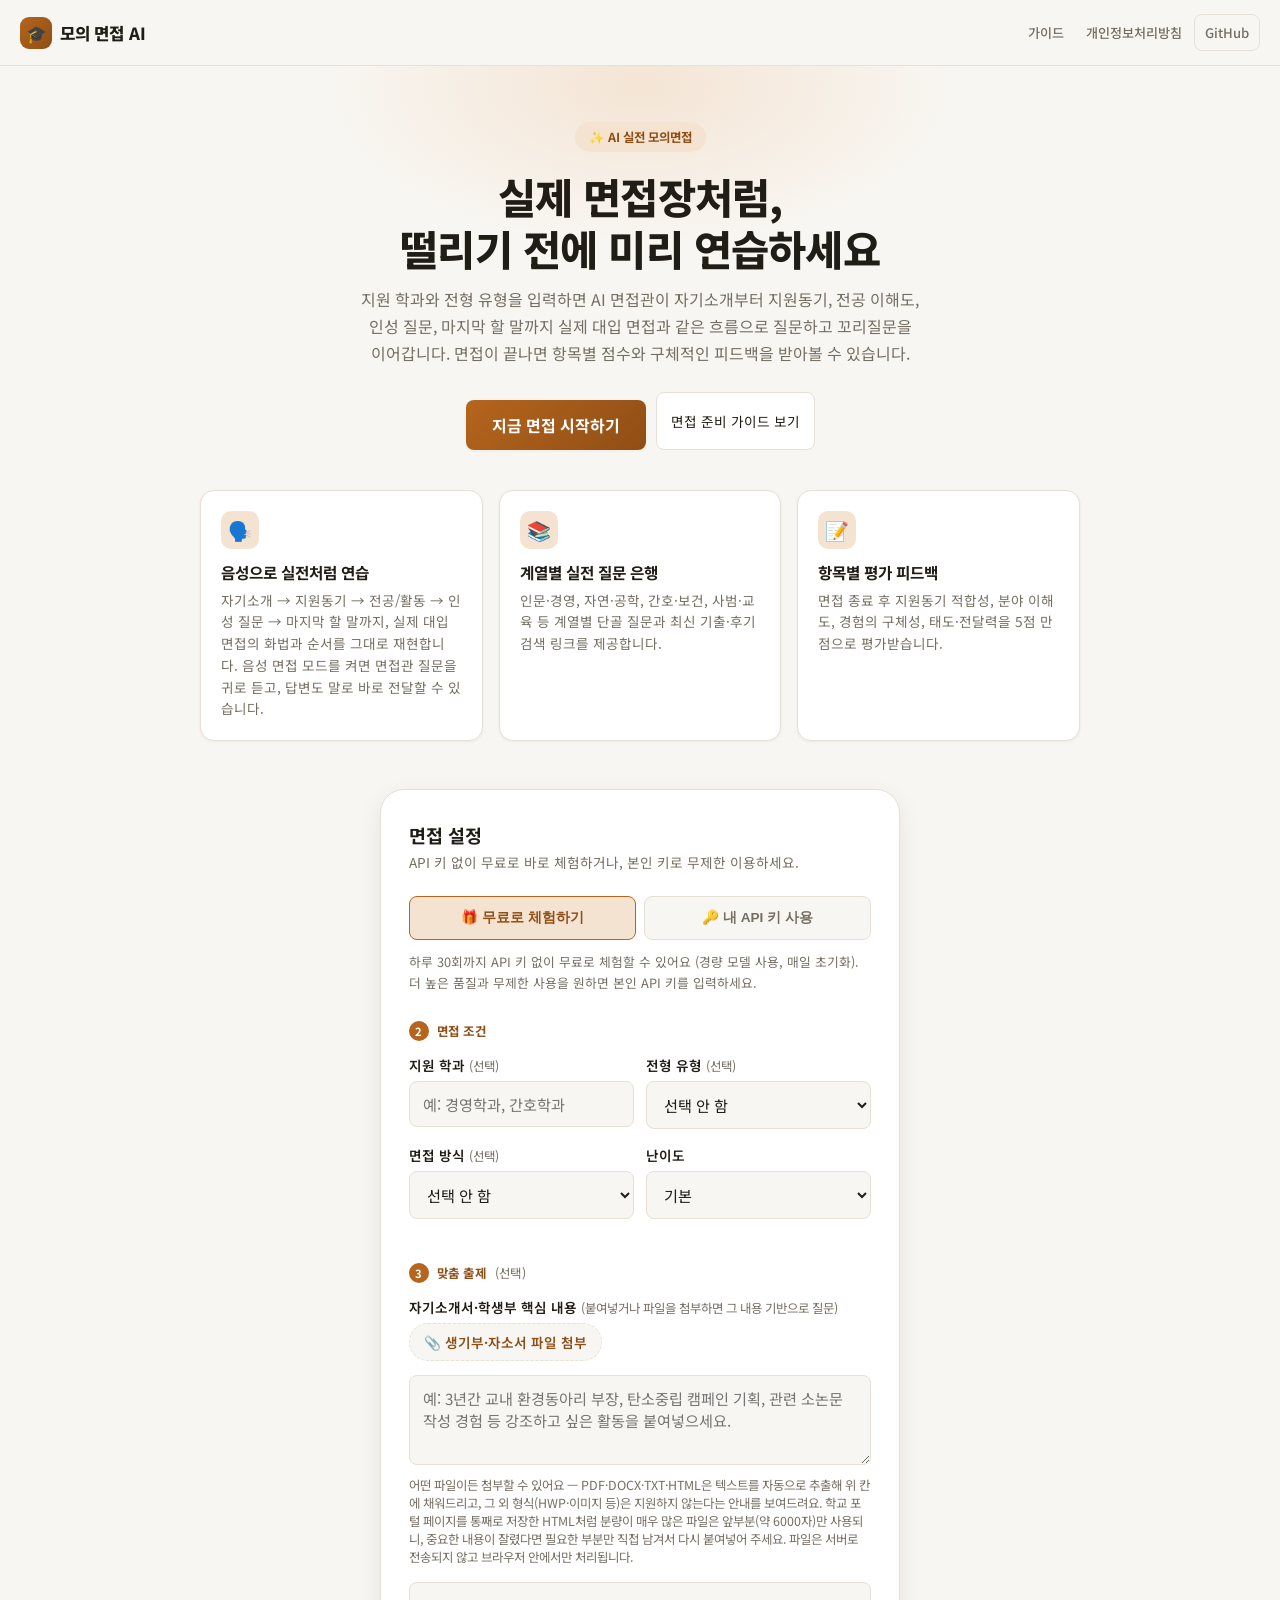
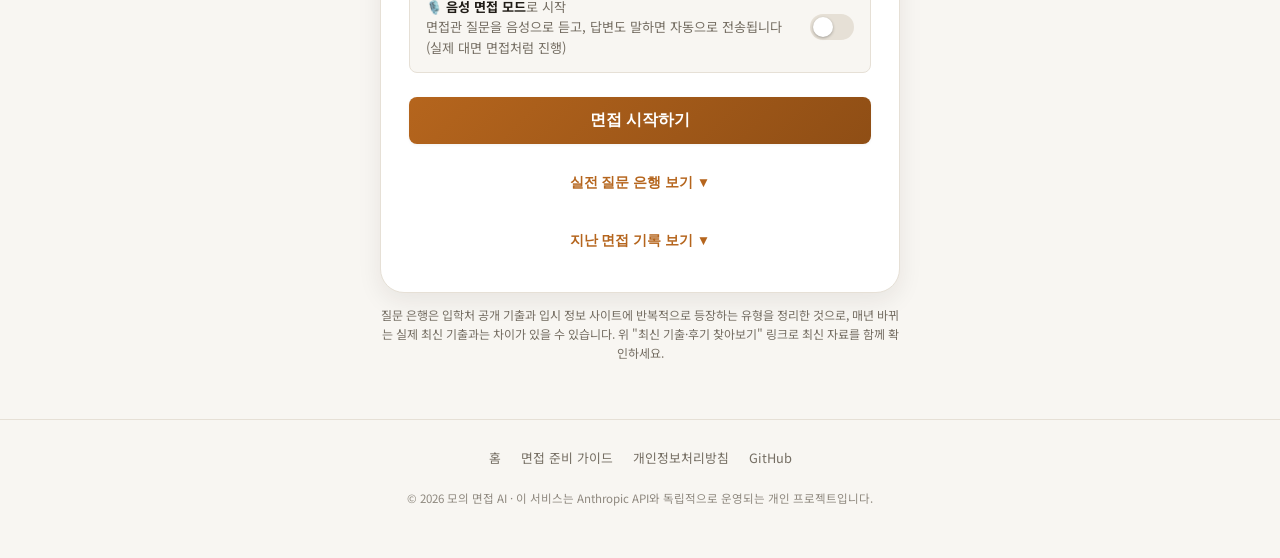
<file: index.html>
<!doctype html>
<html lang="ko">
<head>
  <meta charset="UTF-8" />
  <meta name="viewport" content="width=device-width, initial-scale=1.0" />
  <title>모의 면접 AI | 대학 입시 실전 면접 연습</title>
  <meta name="description" content="모의 면접 AI — 지원 학과와 전형에 맞춰 AI 면접관과 실전처럼 대학 입시 모의면접을 연습하고, 계열별 질문 은행과 항목별 평가 피드백을 받아보세요." />
  <meta name="keywords" content="모의 면접 AI, 대입면접, 대학입시, 모의면접, 학생부종합전형, 면접 기출문제, AI 면접 연습" />
  <link rel="canonical" href="https://kimyunsu1001-tech.github.io/univ-mock-interview/" />
  <link rel="icon" href="data:image/svg+xml,%3Csvg xmlns='http://www.w3.org/2000/svg' viewBox='0 0 100 100'%3E%3Ctext y='.9em' font-size='90'%3E%F0%9F%8E%93%3C/text%3E%3C/svg%3E" />
  <link rel="stylesheet" href="style.css" />
  <script async src="https://pagead2.googlesyndication.com/pagead/js/adsbygoogle.js?client=ca-pub-5684853152809871"
     crossorigin="anonymous"></script>
</head>
<body>
  <div id="app">

    <header class="top-nav" id="top-nav">
      <a href="index.html" class="brand"><span class="brand-mark">🎓</span>모의 면접 AI</a>
      <nav>
        <a href="guide.html">가이드</a>
        <a href="privacy.html">개인정보처리방침</a>
        <a href="https://github.com/kimyunsu1001-tech/univ-mock-interview" target="_blank" rel="noopener" class="external">GitHub</a>
      </nav>
    </header>

    <section class="hero" id="hero-section">
      <span class="hero-eyebrow">✨ AI 실전 모의면접</span>
      <h1>실제 면접장처럼,<br />떨리기 전에 미리 연습하세요</h1>
      <p class="lead">
        지원 학과와 전형 유형을 입력하면 AI 면접관이 자기소개부터 지원동기,
        전공 이해도, 인성 질문, 마지막 할 말까지 실제 대입 면접과 같은 흐름으로
        질문하고 꼬리질문을 이어갑니다. 면접이 끝나면 항목별 점수와 구체적인
        피드백을 받아볼 수 있습니다.
      </p>
      <div class="hero-cta">
        <a href="#setup-card" class="primary-btn" style="width:auto; padding:13px 26px;">지금 면접 시작하기</a>
        <a href="guide.html" class="ghost-btn" style="display:inline-flex; align-items:center;">면접 준비 가이드 보기</a>
      </div>
    </section>

    <div class="features" id="features-section">
      <div class="feature-card">
        <div class="icon">🗣️</div>
        <h3>음성으로 실전처럼 연습</h3>
        <p>자기소개 → 지원동기 → 전공/활동 → 인성 질문 → 마지막 할 말까지, 실제 대입 면접의 화법과 순서를 그대로 재현합니다. 음성 면접 모드를 켜면 면접관 질문을 귀로 듣고, 답변도 말로 바로 전달할 수 있습니다.</p>
      </div>
      <div class="feature-card">
        <div class="icon">📚</div>
        <h3>계열별 실전 질문 은행</h3>
        <p>인문·경영, 자연·공학, 간호·보건, 사범·교육 등 계열별 단골 질문과 최신 기출·후기 검색 링크를 제공합니다.</p>
      </div>
      <div class="feature-card">
        <div class="icon">📝</div>
        <h3>항목별 평가 피드백</h3>
        <p>면접 종료 후 지원동기 적합성, 분야 이해도, 경험의 구체성, 태도·전달력을 5점 만점으로 평가받습니다.</p>
      </div>
    </div>

    <!-- 설정 화면 -->
    <section id="setup-screen" class="screen">
      <div class="card" id="setup-card">
        <h2 class="card-heading">면접 설정</h2>
        <p class="card-subheading">API 키 없이 무료로 바로 체험하거나, 본인 키로 무제한 이용하세요.</p>

        <div class="mode-tabs" role="tablist">
          <button type="button" id="mode-free-btn" class="mode-tab active" data-mode="free">🎁 무료로 체험하기</button>
          <button type="button" id="mode-own-btn" class="mode-tab" data-mode="own">🔑 내 API 키 사용</button>
        </div>
        <p id="mode-desc" class="mode-desc">
          하루 <strong>30회</strong>까지 API 키 없이 무료로 체험할 수 있어요 (경량 모델 사용, 매일 초기화).
          더 높은 품질과 무제한 사용을 원하면 본인 API 키를 입력하세요.
        </p>

        <div id="api-key-section" hidden>
          <div class="section-label"><span class="num">1</span> API 연결</div>

          <div class="field">
            <label for="api-key">Anthropic API Key <span class="hint">(본인 키, 브라우저에만 저장됨)</span></label>
            <input type="password" id="api-key" placeholder="sk-ant-..." autocomplete="off" />
            <p class="field-help">
              <a href="https://console.anthropic.com/settings/keys" target="_blank" rel="noopener">API 키 발급 방법 &rarr;</a>
            </p>
          </div>

          <div class="field">
            <label for="model">모델 ID <span class="hint">(필요 시 수정 가능)</span></label>
            <input type="text" id="model" value="claude-sonnet-5" />
          </div>
        </div>

        <div class="section-label"><span class="num">2</span> 면접 조건</div>

        <div class="grid-2">
          <div class="field">
            <label for="major">지원 학과 <span class="hint">(선택)</span></label>
            <input type="text" id="major" placeholder="예: 경영학과, 간호학과" />
          </div>
          <div class="field">
            <label for="admission-type">전형 유형 <span class="hint">(선택)</span></label>
            <select id="admission-type">
              <option value="">선택 안 함</option>
              <option value="학생부교과">학생부교과</option>
              <option value="학생부종합">학생부종합</option>
              <option value="논술">논술</option>
              <option value="정시">정시</option>
              <option value="기타">기타</option>
            </select>
          </div>
        </div>

        <div class="grid-2">
          <div class="field">
            <label for="interview-style">면접 방식 <span class="hint">(선택)</span></label>
            <select id="interview-style">
              <option value="">선택 안 함</option>
              <option value="인성면접">인성면접</option>
              <option value="서류기반면접">서류기반면접</option>
              <option value="제시문면접">제시문면접</option>
            </select>
          </div>
          <div class="field">
            <label for="difficulty">난이도</label>
            <select id="difficulty">
              <option value="기본">기본</option>
              <option value="심화">심화</option>
            </select>
          </div>
        </div>

        <div class="section-label"><span class="num">3</span> 맞춤 출제 <span class="hint" style="text-transform:none; font-weight:400;">(선택)</span></div>
        <div class="field">
          <label for="personal-info">자기소개서·학생부 핵심 내용 <span class="hint">(붙여넣거나 파일을 첨부하면 그 내용 기반으로 질문)</span></label>
          <div class="file-upload-row">
            <label for="personal-info-file" class="file-upload-btn">📎 생기부·자소서 파일 첨부</label>
            <input type="file" id="personal-info-file" hidden />
            <span id="file-upload-status" class="file-upload-status"></span>
          </div>
          <textarea id="personal-info" rows="3" placeholder="예: 3년간 교내 환경동아리 부장, 탄소중립 캠페인 기획, 관련 소논문 작성 경험 등 강조하고 싶은 활동을 붙여넣으세요."></textarea>
          <p class="field-help">어떤 파일이든 첨부할 수 있어요 — PDF·DOCX·TXT·HTML은 텍스트를 자동으로 추출해 위 칸에 채워드리고, 그 외 형식(HWP·이미지 등)은 지원하지 않는다는 안내를 보여드려요. 학교 포털 페이지를 통째로 저장한 HTML처럼 분량이 매우 많은 파일은 앞부분(약 6000자)만 사용되니, 중요한 내용이 잘렸다면 필요한 부분만 직접 남겨서 다시 붙여넣어 주세요. 파일은 서버로 전송되지 않고 브라우저 안에서만 처리됩니다.</p>
        </div>

        <label class="toggle-row" id="voice-mode-field" for="voice-mode-checkbox" hidden>
          <span class="toggle-row-text">🎙️ <strong>음성 면접 모드</strong>로 시작<br />면접관 질문을 음성으로 듣고, 답변도 말하면 자동으로 전송됩니다 (실제 대면 면접처럼 진행)</span>
          <span class="toggle-switch">
            <input type="checkbox" id="voice-mode-checkbox" />
            <span class="toggle-slider"></span>
          </span>
        </label>

        <p id="voice-unsupported" class="field-help" hidden></p>

        <button id="start-btn" class="primary-btn">면접 시작하기</button>
        <p id="setup-error" class="error-msg" hidden></p>

        <button type="button" id="bank-toggle" class="link-btn">실전 질문 은행 보기 ▼</button>
        <div id="question-bank" class="question-bank" hidden>
          <div id="bank-categories"></div>
          <div class="latest-info">
            <h4>최신 기출·후기 찾아보기 <span class="hint">(지원 학과 입력 시 맞춤 검색)</span></h4>
            <div id="latest-links" class="latest-links"></div>
          </div>
        </div>

        <button type="button" id="history-toggle" class="link-btn" hidden>지난 면접 기록 보기 ▼</button>
        <div id="history-panel" class="question-bank" hidden>
          <div id="history-list"></div>
        </div>
      </div>
      <p class="bank-note">
        질문 은행은 입학처 공개 기출과 입시 정보 사이트에 반복적으로
        등장하는 유형을 정리한 것으로, 매년 바뀌는 실제 최신 기출과는
        차이가 있을 수 있습니다. 위 "최신 기출·후기 찾아보기" 링크로
        최신 자료를 함께 확인하세요.
      </p>
    </section>

    <!-- 면접 화면 -->
    <section id="interview-screen" class="screen" hidden>
      <header class="chat-header">
        <div class="chat-header-left">
          <div class="chat-avatar">🎓</div>
          <div class="chat-header-info">
            <strong id="header-title">모의면접</strong>
            <span id="header-sub" class="hint"></span>
          </div>
        </div>
        <div class="chat-header-right">
          <span id="chat-timer" class="chat-timer">⏱ 00:00</span>
          <button type="button" id="voice-mode-btn" class="voice-toggle-btn" title="음성 면접 모드 켜기/끄기" hidden>
            <span class="voice-toggle-dot"></span>
            <span class="voice-toggle-icon">🎙️</span>
            <span class="voice-toggle-label">음성모드</span>
          </button>
          <button type="button" id="copy-btn" class="ghost-btn" title="대화 내용 복사">복사</button>
          <button id="restart-btn" class="ghost-btn" title="새 면접 시작">새 면접</button>
        </div>
      </header>

      <div class="progress-track"><div id="progress-fill" class="progress-fill"></div></div>

      <div id="messages" class="messages"></div>

      <div id="voice-hint" class="voice-hint" role="status" aria-live="polite" hidden></div>

      <form id="chat-form" class="chat-input-row">
        <button type="button" id="mic-btn" class="mic-btn" title="음성으로 답변" hidden>🎤</button>
        <textarea id="chat-input" placeholder="답변을 입력하세요..." rows="2"></textarea>
        <button type="submit" id="send-btn" class="primary-btn">전송</button>
      </form>
    </section>

  </div>

  <footer class="site-footer">
    <div class="foot-links">
      <a href="index.html">홈</a>
      <a href="guide.html">면접 준비 가이드</a>
      <a href="privacy.html">개인정보처리방침</a>
      <a href="https://github.com/kimyunsu1001-tech/univ-mock-interview" target="_blank" rel="noopener">GitHub</a>
    </div>
    <p class="foot-note">© 2026 모의 면접 AI · 이 서비스는 Anthropic API와 독립적으로 운영되는 개인 프로젝트입니다.</p>
  </footer>

  <script src="question-pool.js"></script>
  <script src="app.js"></script>
</body>
</html>
</file>
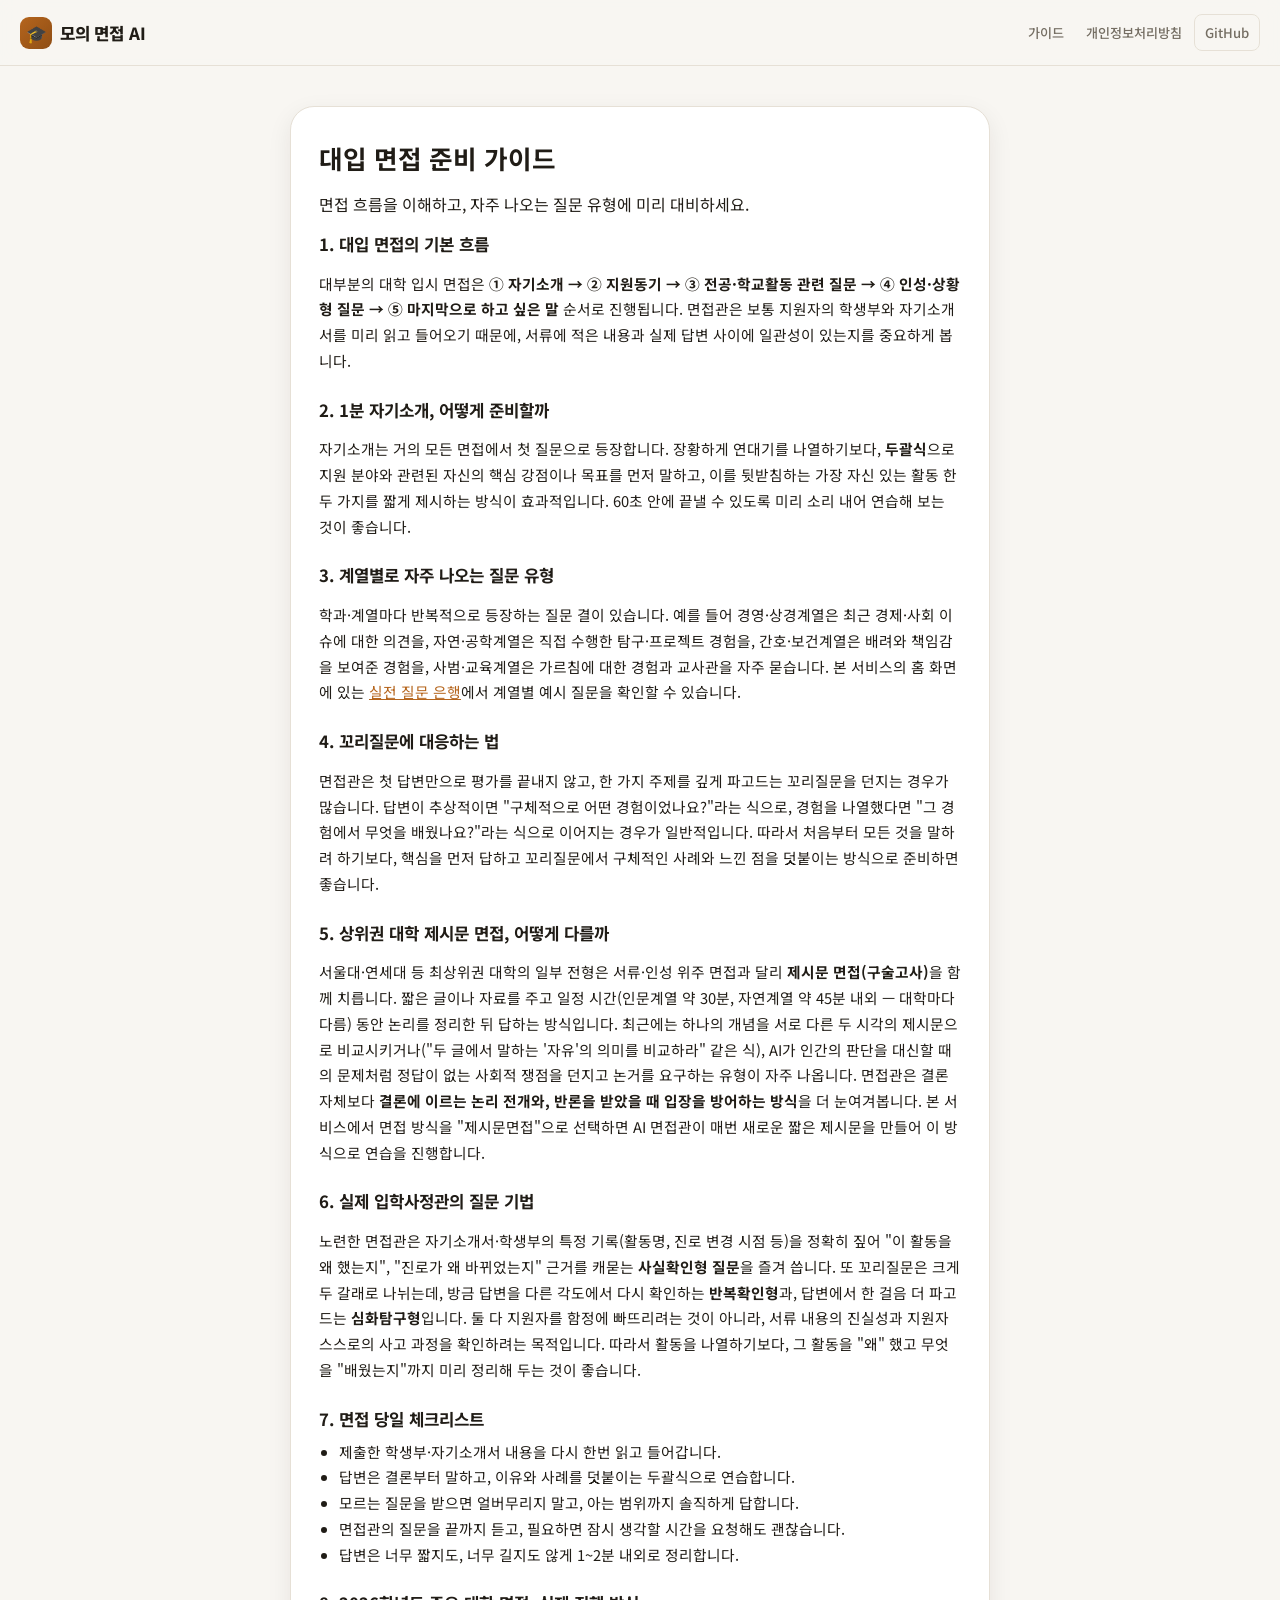
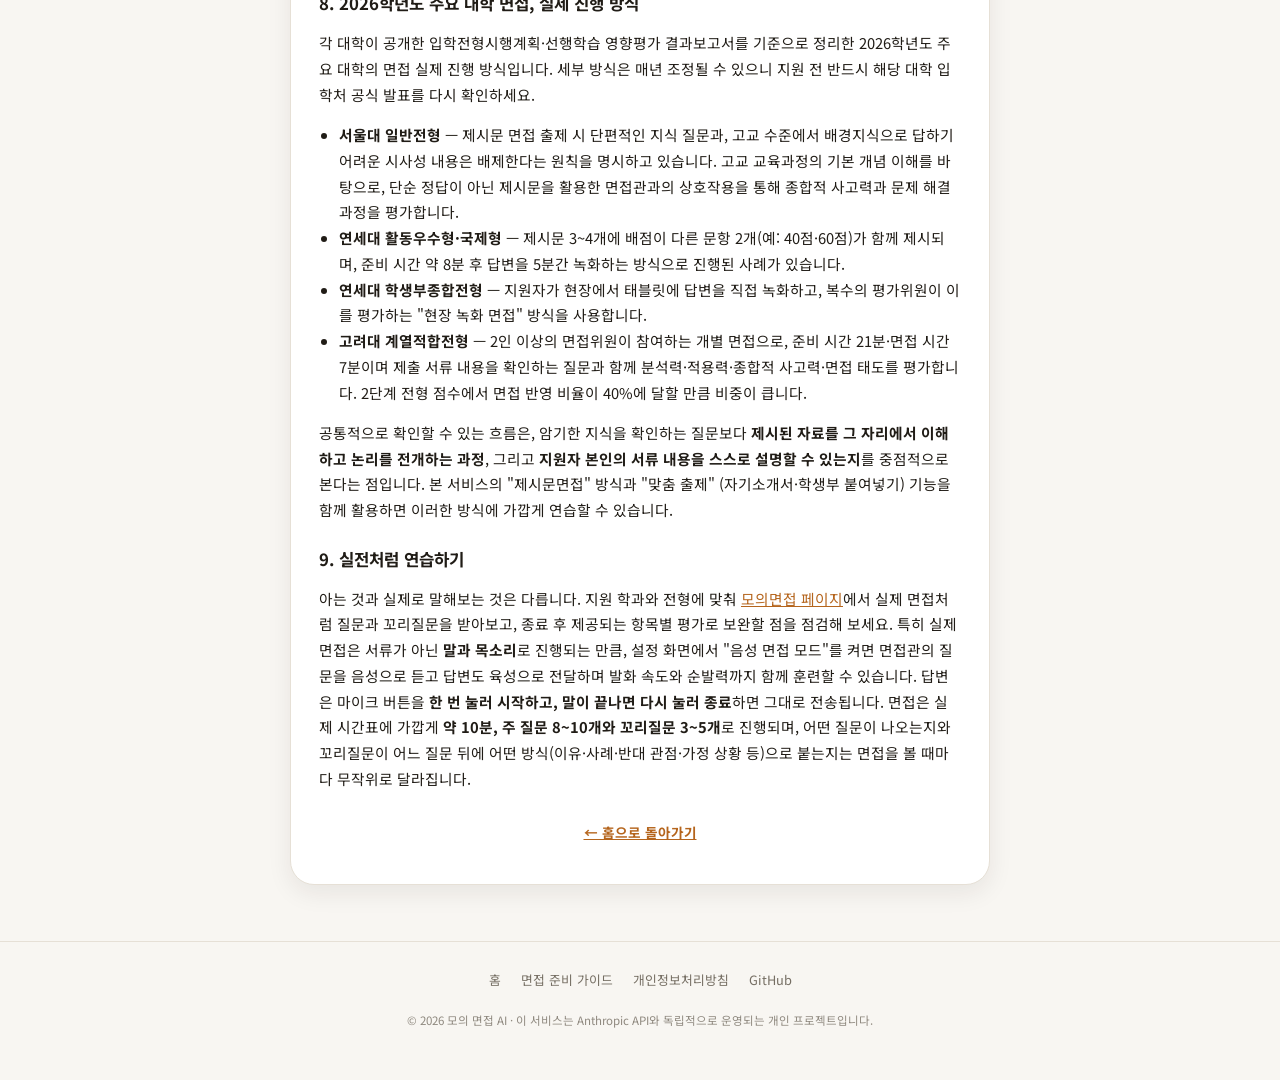
<file: guide.html>
<!doctype html>
<html lang="ko">
<head>
  <meta charset="UTF-8" />
  <meta name="viewport" content="width=device-width, initial-scale=1.0" />
  <title>대입 면접 준비 가이드 | 모의 면접 AI</title>
  <meta name="description" content="대학 입시 면접의 기본 흐름, 계열별 단골 질문, 답변 전략과 당일 유의사항을 정리한 가이드입니다." />
  <link rel="icon" href="data:image/svg+xml,%3Csvg xmlns='http://www.w3.org/2000/svg' viewBox='0 0 100 100'%3E%3Ctext y='.9em' font-size='90'%3E%F0%9F%8E%93%3C/text%3E%3C/svg%3E" />
  <link rel="stylesheet" href="style.css" />
  <script async src="https://pagead2.googlesyndication.com/pagead/js/adsbygoogle.js?client=ca-pub-5684853152809871"
     crossorigin="anonymous"></script>
</head>
<body>
  <div id="app">
    <header class="top-nav">
      <a href="index.html" class="brand"><span class="brand-mark">🎓</span>모의 면접 AI</a>
      <nav>
        <a href="guide.html">가이드</a>
        <a href="privacy.html">개인정보처리방침</a>
        <a href="https://github.com/kimyunsu1001-tech/univ-mock-interview" target="_blank" rel="noopener" class="external">GitHub</a>
      </nav>
    </header>

    <section class="screen center-screen" style="padding-top: 40px;">
      <div class="card wide">
        <h1 style="margin:0 0 4px; font-size:1.6rem;">대입 면접 준비 가이드</h1>
        <p class="subtitle">면접 흐름을 이해하고, 자주 나오는 질문 유형에 미리 대비하세요.</p>

        <article class="doc">
          <h2>1. 대입 면접의 기본 흐름</h2>
          <p>
            대부분의 대학 입시 면접은 <strong>① 자기소개 → ② 지원동기 →
            ③ 전공·학교활동 관련 질문 → ④ 인성·상황형 질문 → ⑤ 마지막으로
            하고 싶은 말</strong> 순서로 진행됩니다. 면접관은 보통 지원자의
            학생부와 자기소개서를 미리 읽고 들어오기 때문에, 서류에 적은
            내용과 실제 답변 사이에 일관성이 있는지를 중요하게 봅니다.
          </p>

          <h2>2. 1분 자기소개, 어떻게 준비할까</h2>
          <p>
            자기소개는 거의 모든 면접에서 첫 질문으로 등장합니다. 장황하게
            연대기를 나열하기보다, <strong>두괄식</strong>으로 지원 분야와
            관련된 자신의 핵심 강점이나 목표를 먼저 말하고, 이를 뒷받침하는
            가장 자신 있는 활동 한두 가지를 짧게 제시하는 방식이 효과적입니다.
            60초 안에 끝낼 수 있도록 미리 소리 내어 연습해 보는 것이 좋습니다.
          </p>

          <h2>3. 계열별로 자주 나오는 질문 유형</h2>
          <p>
            학과·계열마다 반복적으로 등장하는 질문 결이 있습니다. 예를 들어
            경영·상경계열은 최근 경제·사회 이슈에 대한 의견을, 자연·공학계열은
            직접 수행한 탐구·프로젝트 경험을, 간호·보건계열은 배려와 책임감을
            보여준 경험을, 사범·교육계열은 가르침에 대한 경험과 교사관을
            자주 묻습니다. 본 서비스의 홈 화면에 있는
            <a href="index.html#bank-toggle">실전 질문 은행</a>에서 계열별
            예시 질문을 확인할 수 있습니다.
          </p>

          <h2>4. 꼬리질문에 대응하는 법</h2>
          <p>
            면접관은 첫 답변만으로 평가를 끝내지 않고, 한 가지 주제를 깊게
            파고드는 꼬리질문을 던지는 경우가 많습니다. 답변이 추상적이면
            "구체적으로 어떤 경험이었나요?"라는 식으로, 경험을 나열했다면
            "그 경험에서 무엇을 배웠나요?"라는 식으로 이어지는 경우가
            일반적입니다. 따라서 처음부터 모든 것을 말하려 하기보다, 핵심을
            먼저 답하고 꼬리질문에서 구체적인 사례와 느낀 점을 덧붙이는
            방식으로 준비하면 좋습니다.
          </p>

          <h2>5. 상위권 대학 제시문 면접, 어떻게 다를까</h2>
          <p>
            서울대·연세대 등 최상위권 대학의 일부 전형은 서류·인성 위주
            면접과 달리 <strong>제시문 면접(구술고사)</strong>을 함께
            치릅니다. 짧은 글이나 자료를 주고 일정 시간(인문계열 약 30분,
            자연계열 약 45분 내외 — 대학마다 다름) 동안 논리를 정리한 뒤
            답하는 방식입니다. 최근에는 하나의 개념을 서로 다른 두 시각의
            제시문으로 비교시키거나("두 글에서 말하는 '자유'의 의미를
            비교하라" 같은 식), AI가 인간의 판단을 대신할 때의 문제처럼
            정답이 없는 사회적 쟁점을 던지고 논거를 요구하는 유형이 자주
            나옵니다. 면접관은 결론 자체보다 <strong>결론에 이르는
            논리 전개와, 반론을 받았을 때 입장을 방어하는 방식</strong>을
            더 눈여겨봅니다. 본 서비스에서 면접 방식을 "제시문면접"으로
            선택하면 AI 면접관이 매번 새로운 짧은 제시문을 만들어 이
            방식으로 연습을 진행합니다.
          </p>

          <h2>6. 실제 입학사정관의 질문 기법</h2>
          <p>
            노련한 면접관은 자기소개서·학생부의 특정 기록(활동명, 진로
            변경 시점 등)을 정확히 짚어 "이 활동을 왜 했는지", "진로가
            왜 바뀌었는지" 근거를 캐묻는
            <strong>사실확인형 질문</strong>을 즐겨 씁니다. 또 꼬리질문은
            크게 두 갈래로 나뉘는데, 방금 답변을 다른 각도에서 다시
            확인하는 <strong>반복확인형</strong>과, 답변에서 한 걸음 더
            파고드는 <strong>심화탐구형</strong>입니다. 둘 다 지원자를
            함정에 빠뜨리려는 것이 아니라, 서류 내용의 진실성과 지원자
            스스로의 사고 과정을 확인하려는 목적입니다. 따라서 활동을
            나열하기보다, 그 활동을 "왜" 했고 무엇을 "배웠는지"까지
            미리 정리해 두는 것이 좋습니다.
          </p>

          <h2>7. 면접 당일 체크리스트</h2>
          <ul>
            <li>제출한 학생부·자기소개서 내용을 다시 한번 읽고 들어갑니다.</li>
            <li>답변은 결론부터 말하고, 이유와 사례를 덧붙이는 두괄식으로 연습합니다.</li>
            <li>모르는 질문을 받으면 얼버무리지 말고, 아는 범위까지 솔직하게 답합니다.</li>
            <li>면접관의 질문을 끝까지 듣고, 필요하면 잠시 생각할 시간을 요청해도 괜찮습니다.</li>
            <li>답변은 너무 짧지도, 너무 길지도 않게 1~2분 내외로 정리합니다.</li>
          </ul>

          <h2>8. 2026학년도 주요 대학 면접, 실제 진행 방식</h2>
          <p>
            각 대학이 공개한 입학전형시행계획·선행학습 영향평가 결과보고서를
            기준으로 정리한 2026학년도 주요 대학의 면접 실제 진행 방식입니다.
            세부 방식은 매년 조정될 수 있으니 지원 전 반드시 해당 대학
            입학처 공식 발표를 다시 확인하세요.
          </p>
          <ul>
            <li>
              <strong>서울대 일반전형</strong> — 제시문 면접 출제 시 단편적인
              지식 질문과, 고교 수준에서 배경지식으로 답하기 어려운 시사성
              내용은 배제한다는 원칙을 명시하고 있습니다. 고교 교육과정의
              기본 개념 이해를 바탕으로, 단순 정답이 아닌 제시문을 활용한
              면접관과의 상호작용을 통해 종합적 사고력과 문제 해결 과정을
              평가합니다.
            </li>
            <li>
              <strong>연세대 활동우수형·국제형</strong> — 제시문 3~4개에
              배점이 다른 문항 2개(예: 40점·60점)가 함께 제시되며, 준비
              시간 약 8분 후 답변을 5분간 녹화하는 방식으로 진행된 사례가
              있습니다.
            </li>
            <li>
              <strong>연세대 학생부종합전형</strong> — 지원자가 현장에서
              태블릿에 답변을 직접 녹화하고, 복수의 평가위원이 이를
              평가하는 "현장 녹화 면접" 방식을 사용합니다.
            </li>
            <li>
              <strong>고려대 계열적합전형</strong> — 2인 이상의 면접위원이
              참여하는 개별 면접으로, 준비 시간 21분·면접 시간 7분이며
              제출 서류 내용을 확인하는 질문과 함께 분석력·적용력·종합적
              사고력·면접 태도를 평가합니다. 2단계 전형 점수에서 면접
              반영 비율이 40%에 달할 만큼 비중이 큽니다.
            </li>
          </ul>
          <p>
            공통적으로 확인할 수 있는 흐름은, 암기한 지식을 확인하는
            질문보다 <strong>제시된 자료를 그 자리에서 이해하고 논리를
            전개하는 과정</strong>, 그리고 <strong>지원자 본인의 서류
            내용을 스스로 설명할 수 있는지</strong>를 중점적으로 본다는
            점입니다. 본 서비스의 "제시문면접" 방식과 "맞춤 출제"
            (자기소개서·학생부 붙여넣기) 기능을 함께 활용하면 이러한
            방식에 가깝게 연습할 수 있습니다.
          </p>

          <h2>9. 실전처럼 연습하기</h2>
          <p>
            아는 것과 실제로 말해보는 것은 다릅니다. 지원 학과와 전형에 맞춰
            <a href="index.html">모의면접 페이지</a>에서 실제 면접처럼 질문과
            꼬리질문을 받아보고, 종료 후 제공되는 항목별 평가로 보완할 점을
            점검해 보세요. 특히 실제 면접은 서류가 아닌 <strong>말과
            목소리</strong>로 진행되는 만큼, 설정 화면에서 "음성 면접
            모드"를 켜면 면접관의 질문을 음성으로 듣고 답변도 육성으로
            전달하며 발화 속도와 순발력까지 함께 훈련할 수 있습니다.
            답변은 마이크 버튼을 <strong>한 번 눌러 시작하고, 말이 끝나면
            다시 눌러 종료</strong>하면 그대로 전송됩니다.
            면접은 실제 시간표에 가깝게 <strong>약 10분, 주 질문 8~10개와
            꼬리질문 3~5개</strong>로 진행되며, 어떤 질문이 나오는지와
            꼬리질문이 어느 질문 뒤에 어떤 방식(이유·사례·반대 관점·가정 상황
            등)으로 붙는지는 면접을 볼 때마다 무작위로 달라집니다.
          </p>
        </article>

        <a class="link-btn" href="index.html">&larr; 홈으로 돌아가기</a>
      </div>
    </section>
  </div>

  <footer class="site-footer">
    <div class="foot-links">
      <a href="index.html">홈</a>
      <a href="guide.html">면접 준비 가이드</a>
      <a href="privacy.html">개인정보처리방침</a>
      <a href="https://github.com/kimyunsu1001-tech/univ-mock-interview" target="_blank" rel="noopener">GitHub</a>
    </div>
    <p class="foot-note">© 2026 모의 면접 AI · 이 서비스는 Anthropic API와 독립적으로 운영되는 개인 프로젝트입니다.</p>
  </footer>
</body>
</html>
</file>
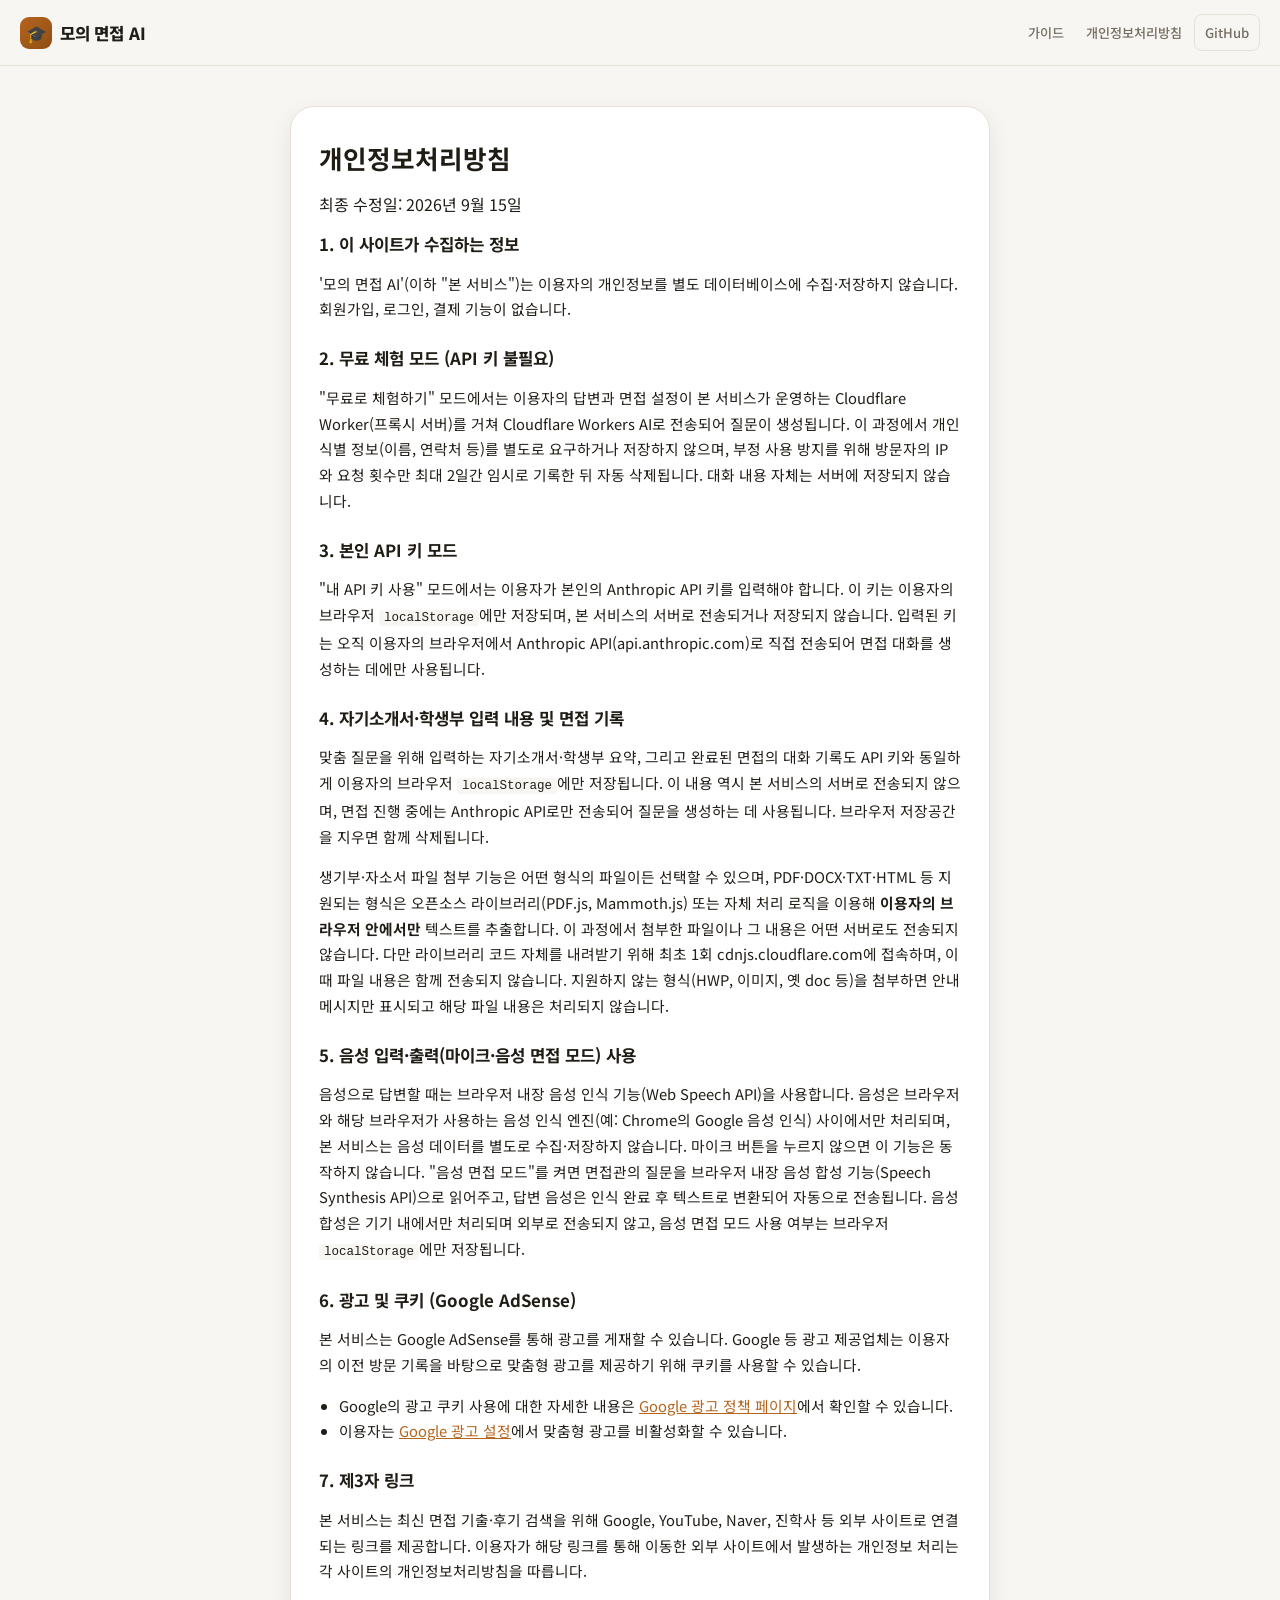
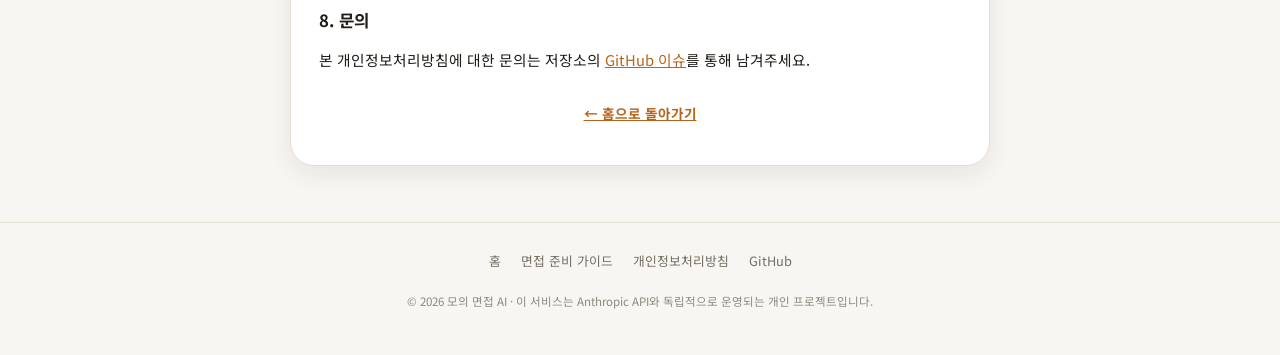
<file: privacy.html>
<!doctype html>
<html lang="ko">
<head>
  <meta charset="UTF-8" />
  <meta name="viewport" content="width=device-width, initial-scale=1.0" />
  <title>개인정보처리방침 | 모의 면접 AI</title>
  <meta name="description" content="모의 면접 AI 웹앱의 개인정보처리방침과 광고(쿠키) 안내입니다." />
  <link rel="icon" href="data:image/svg+xml,%3Csvg xmlns='http://www.w3.org/2000/svg' viewBox='0 0 100 100'%3E%3Ctext y='.9em' font-size='90'%3E%F0%9F%8E%93%3C/text%3E%3C/svg%3E" />
  <link rel="stylesheet" href="style.css" />
  <script async src="https://pagead2.googlesyndication.com/pagead/js/adsbygoogle.js?client=ca-pub-5684853152809871"
     crossorigin="anonymous"></script>
</head>
<body>
  <div id="app">
    <header class="top-nav">
      <a href="index.html" class="brand"><span class="brand-mark">🎓</span>모의 면접 AI</a>
      <nav>
        <a href="guide.html">가이드</a>
        <a href="privacy.html">개인정보처리방침</a>
        <a href="https://github.com/kimyunsu1001-tech/univ-mock-interview" target="_blank" rel="noopener" class="external">GitHub</a>
      </nav>
    </header>

    <section class="screen center-screen" style="padding-top: 40px;">
      <div class="card wide">
        <h1 style="margin:0 0 4px; font-size:1.6rem;">개인정보처리방침</h1>
        <p class="subtitle">최종 수정일: 2026년 9월 15일</p>

        <article class="doc">
          <h2>1. 이 사이트가 수집하는 정보</h2>
          <p>
            '모의 면접 AI'(이하 "본 서비스")는 이용자의 개인정보를 별도
            데이터베이스에 수집·저장하지 않습니다. 회원가입, 로그인, 결제
            기능이 없습니다.
          </p>

          <h2>2. 무료 체험 모드 (API 키 불필요)</h2>
          <p>
            "무료로 체험하기" 모드에서는 이용자의 답변과 면접 설정이
            본 서비스가 운영하는 Cloudflare Worker(프록시 서버)를 거쳐
            Cloudflare Workers AI로 전송되어 질문이 생성됩니다. 이 과정에서
            개인 식별 정보(이름, 연락처 등)를 별도로 요구하거나 저장하지
            않으며, 부정 사용 방지를 위해 방문자의 IP와 요청 횟수만 최대
            2일간 임시로 기록한 뒤 자동 삭제됩니다. 대화 내용 자체는
            서버에 저장되지 않습니다.
          </p>

          <h2>3. 본인 API 키 모드</h2>
          <p>
            "내 API 키 사용" 모드에서는 이용자가 본인의 Anthropic API 키를
            입력해야 합니다. 이 키는 이용자의 브라우저
            <code>localStorage</code>에만 저장되며, 본 서비스의 서버로
            전송되거나 저장되지 않습니다. 입력된 키는 오직 이용자의
            브라우저에서 Anthropic API(api.anthropic.com)로 직접
            전송되어 면접 대화를 생성하는 데에만 사용됩니다.
          </p>

          <h2>4. 자기소개서·학생부 입력 내용 및 면접 기록</h2>
          <p>
            맞춤 질문을 위해 입력하는 자기소개서·학생부 요약, 그리고 완료된
            면접의 대화 기록도 API 키와 동일하게 이용자의 브라우저
            <code>localStorage</code>에만 저장됩니다. 이 내용 역시 본
            서비스의 서버로 전송되지 않으며, 면접 진행 중에는 Anthropic
            API로만 전송되어 질문을 생성하는 데 사용됩니다. 브라우저
            저장공간을 지우면 함께 삭제됩니다.
          </p>
          <p>
            생기부·자소서 파일 첨부 기능은 어떤 형식의 파일이든 선택할 수
            있으며, PDF·DOCX·TXT·HTML 등 지원되는 형식은 오픈소스
            라이브러리(PDF.js, Mammoth.js) 또는 자체 처리 로직을 이용해
            <strong>이용자의 브라우저
            안에서만</strong> 텍스트를 추출합니다. 이 과정에서 첨부한
            파일이나 그 내용은 어떤 서버로도 전송되지 않습니다. 다만
            라이브러리 코드 자체를 내려받기 위해 최초 1회
            cdnjs.cloudflare.com에 접속하며, 이때 파일 내용은 함께
            전송되지 않습니다. 지원하지 않는 형식(HWP, 이미지, 옛 doc 등)을
            첨부하면 안내 메시지만 표시되고 해당 파일 내용은 처리되지
            않습니다.
          </p>

          <h2>5. 음성 입력·출력(마이크·음성 면접 모드) 사용</h2>
          <p>
            음성으로 답변할 때는 브라우저 내장 음성 인식 기능(Web Speech
            API)을 사용합니다. 음성은 브라우저와 해당 브라우저가 사용하는
            음성 인식 엔진(예: Chrome의 Google 음성 인식) 사이에서만
            처리되며, 본 서비스는 음성 데이터를 별도로 수집·저장하지
            않습니다. 마이크 버튼을 누르지 않으면 이 기능은 동작하지
            않습니다. "음성 면접 모드"를 켜면 면접관의 질문을 브라우저
            내장 음성 합성 기능(Speech Synthesis API)으로 읽어주고, 답변
            음성은 인식 완료 후 텍스트로 변환되어 자동으로 전송됩니다.
            음성 합성은 기기 내에서만 처리되며 외부로 전송되지 않고,
            음성 면접 모드 사용 여부는 브라우저 <code>localStorage</code>에만
            저장됩니다.
          </p>

          <h2>6. 광고 및 쿠키 (Google AdSense)</h2>
          <p>
            본 서비스는 Google AdSense를 통해 광고를 게재할 수 있습니다.
            Google 등 광고 제공업체는 이용자의 이전 방문 기록을 바탕으로
            맞춤형 광고를 제공하기 위해 쿠키를 사용할 수 있습니다.
          </p>
          <ul>
            <li>
              Google의 광고 쿠키 사용에 대한 자세한 내용은
              <a href="https://policies.google.com/technologies/ads" target="_blank" rel="noopener">Google 광고 정책 페이지</a>에서 확인할 수 있습니다.
            </li>
            <li>
              이용자는
              <a href="https://adssettings.google.com/" target="_blank" rel="noopener">Google 광고 설정</a>에서 맞춤형 광고를 비활성화할 수 있습니다.
            </li>
          </ul>

          <h2>7. 제3자 링크</h2>
          <p>
            본 서비스는 최신 면접 기출·후기 검색을 위해 Google, YouTube,
            Naver, 진학사 등 외부 사이트로 연결되는 링크를 제공합니다.
            이용자가 해당 링크를 통해 이동한 외부 사이트에서 발생하는
            개인정보 처리는 각 사이트의 개인정보처리방침을 따릅니다.
          </p>

          <h2>8. 문의</h2>
          <p>
            본 개인정보처리방침에 대한 문의는 저장소의
            <a href="https://github.com/kimyunsu1001-tech/univ-mock-interview/issues" target="_blank" rel="noopener">GitHub 이슈</a>를 통해 남겨주세요.
          </p>
        </article>

        <a class="link-btn" href="index.html">&larr; 홈으로 돌아가기</a>
      </div>
    </section>
  </div>

  <footer class="site-footer">
    <div class="foot-links">
      <a href="index.html">홈</a>
      <a href="guide.html">면접 준비 가이드</a>
      <a href="privacy.html">개인정보처리방침</a>
      <a href="https://github.com/kimyunsu1001-tech/univ-mock-interview" target="_blank" rel="noopener">GitHub</a>
    </div>
    <p class="foot-note">© 2026 모의 면접 AI · 이 서비스는 Anthropic API와 독립적으로 운영되는 개인 프로젝트입니다.</p>
  </footer>
</body>
</html>
</file>
<file: style.css>
@import url("https://fonts.googleapis.com/css2?family=Noto+Sans+KR:wght@400;500;600;700;800&display=swap");

:root {
  --bg: #f8f6f2;
  --bg-alt: #f1ede6;
  --card-bg: #ffffff;
  --text: #201c16;
  --text-muted: #756e63;
  --border: #e6e0d6;
  --accent: #b5651d;
  --accent-strong: #8f4e15;
  --accent-soft: #f4e3d1;
  --accent-contrast: #ffffff;
  --navy: #1f2a3c;
  --bubble-interviewer: #ffffff;
  --bubble-user: #b5651d;
  --bubble-user-text: #ffffff;
  --error: #c0392b;
  --success: #3a7d52;
  --radius-sm: 8px;
  --radius: 14px;
  --radius-lg: 24px;
  --shadow-sm: 0 1px 3px rgba(32, 28, 22, 0.06);
  --shadow-md: 0 8px 24px rgba(32, 28, 22, 0.08);
  --shadow-lg: 0 20px 48px rgba(32, 28, 22, 0.12);
}

@media (prefers-color-scheme: dark) {
  :root:not([data-theme="light"]) {
    --bg: #15161a;
    --bg-alt: #1b1c21;
    --card-bg: #1e2025;
    --text: #f1efe9;
    --text-muted: #9a978f;
    --border: #33353c;
    --accent: #e2965a;
    --accent-strong: #f0ac77;
    --accent-soft: #3a2c1e;
    --accent-contrast: #1a1508;
    --navy: #e9ecf2;
    --bubble-interviewer: #262830;
    --bubble-user: #e2965a;
    --bubble-user-text: #1a1508;
    --shadow-sm: 0 1px 3px rgba(0, 0, 0, 0.3);
    --shadow-md: 0 8px 24px rgba(0, 0, 0, 0.35);
    --shadow-lg: 0 20px 48px rgba(0, 0, 0, 0.45);
  }
}

:root[data-theme="dark"] {
  --bg: #15161a;
  --bg-alt: #1b1c21;
  --card-bg: #1e2025;
  --text: #f1efe9;
  --text-muted: #9a978f;
  --border: #33353c;
  --accent: #e2965a;
  --accent-strong: #f0ac77;
  --accent-soft: #3a2c1e;
  --accent-contrast: #1a1508;
  --navy: #e9ecf2;
  --bubble-interviewer: #262830;
  --bubble-user: #e2965a;
  --bubble-user-text: #1a1508;
  --shadow-sm: 0 1px 3px rgba(0, 0, 0, 0.3);
  --shadow-md: 0 8px 24px rgba(0, 0, 0, 0.35);
  --shadow-lg: 0 20px 48px rgba(0, 0, 0, 0.45);
}

* { box-sizing: border-box; }

html, body {
  margin: 0;
  padding: 0;
  height: 100%;
  background: var(--bg);
  color: var(--text);
  font-family: "Pretendard", "Noto Sans KR", "Apple SD Gothic Neo", "Malgun Gothic", -apple-system, BlinkMacSystemFont, sans-serif;
  -webkit-font-smoothing: antialiased;
}

a { color: inherit; }

#app {
  min-height: 100vh;
  display: flex;
  flex-direction: column;
}

.screen {
  flex: 1;
  display: flex;
  flex-direction: column;
}

.screen[hidden] {
  display: none;
}

/* ---- Top navigation ---- */
.top-nav[hidden] {
  display: none;
}

.top-nav {
  position: sticky;
  top: 0;
  z-index: 20;
  display: flex;
  align-items: center;
  justify-content: space-between;
  padding: 14px 20px;
  background: color-mix(in srgb, var(--bg) 88%, transparent);
  backdrop-filter: blur(10px);
  -webkit-backdrop-filter: blur(10px);
  border-bottom: 1px solid var(--border);
}

.brand {
  display: flex;
  align-items: center;
  gap: 8px;
  font-weight: 800;
  font-size: 1.05rem;
  text-decoration: none;
  color: var(--text);
  letter-spacing: -0.01em;
}

.brand .brand-mark {
  display: inline-flex;
  align-items: center;
  justify-content: center;
  width: 32px;
  height: 32px;
  border-radius: 9px;
  background: linear-gradient(135deg, var(--accent), var(--accent-strong));
  font-size: 1.05rem;
}

.top-nav nav {
  display: flex;
  align-items: center;
  gap: 2px;
  flex-shrink: 0;
}

.top-nav nav a {
  padding: 8px 10px;
  border-radius: var(--radius-sm);
  font-size: 0.82rem;
  font-weight: 500;
  text-decoration: none;
  color: var(--text-muted);
  white-space: nowrap;
  transition: background 0.15s, color 0.15s;
}

.top-nav nav a:hover {
  background: var(--accent-soft);
  color: var(--accent-strong);
}

@media (max-width: 480px) {
  .top-nav {
    padding: 12px 14px;
  }
  .brand {
    font-size: 0.95rem;
  }
  .brand .brand-mark {
    width: 28px;
    height: 28px;
    font-size: 0.9rem;
  }
  .top-nav nav a {
    padding: 7px 8px;
    font-size: 0.76rem;
  }
  .top-nav nav a.external {
    display: none;
  }
}

.top-nav nav a.external {
  border: 1px solid var(--border);
}

/* ---- Hero ---- */
.hero {
  position: relative;
  overflow: hidden;
  padding: 56px 20px 40px;
  text-align: center;
}

.hero::before {
  content: "";
  position: absolute;
  top: -140px;
  left: 50%;
  transform: translateX(-50%);
  width: 640px;
  height: 320px;
  background: radial-gradient(closest-side, var(--accent-soft), transparent);
  opacity: 0.9;
  pointer-events: none;
}

.hero-eyebrow {
  position: relative;
  display: inline-flex;
  align-items: center;
  gap: 6px;
  padding: 6px 14px;
  border-radius: 999px;
  background: var(--accent-soft);
  color: var(--accent-strong);
  font-size: 0.78rem;
  font-weight: 700;
  margin-bottom: 18px;
}

.hero h1 {
  position: relative;
  margin: 0 0 12px;
  font-size: clamp(1.8rem, 5vw, 2.6rem);
  font-weight: 800;
  letter-spacing: -0.02em;
  line-height: 1.25;
}

.hero p.lead {
  position: relative;
  max-width: 560px;
  margin: 0 auto 24px;
  color: var(--text-muted);
  font-size: 1rem;
  line-height: 1.7;
}

.hero-cta {
  position: relative;
  display: inline-flex;
  gap: 10px;
  flex-wrap: wrap;
  justify-content: center;
}

.hero-cta a {
  text-decoration: none;
}

/* ---- Feature cards ---- */
.features[hidden] {
  display: none;
}

.features {
  display: grid;
  grid-template-columns: repeat(3, 1fr);
  gap: 16px;
  max-width: 920px;
  margin: 0 auto;
  padding: 0 20px 48px;
}

@media (max-width: 720px) {
  .features { grid-template-columns: 1fr; }
}

.feature-card {
  background: var(--card-bg);
  border: 1px solid var(--border);
  border-radius: var(--radius);
  padding: 20px;
  box-shadow: var(--shadow-sm);
}

.feature-card .icon {
  display: inline-flex;
  align-items: center;
  justify-content: center;
  width: 38px;
  height: 38px;
  border-radius: 10px;
  background: var(--accent-soft);
  font-size: 1.2rem;
  margin-bottom: 12px;
}

.feature-card h3 {
  margin: 0 0 6px;
  font-size: 0.98rem;
}

.feature-card p {
  margin: 0;
  font-size: 0.85rem;
  color: var(--text-muted);
  line-height: 1.6;
}

/* ---- Setup / content screens ---- */
#setup-screen,
.center-screen {
  align-items: center;
  justify-content: flex-start;
  padding: 0 16px 56px;
}

.card {
  width: 100%;
  max-width: 520px;
  margin: 0 auto;
  background: var(--card-bg);
  border: 1px solid var(--border);
  border-radius: var(--radius-lg);
  box-shadow: var(--shadow-md);
  padding: 32px 28px;
}

.card-heading {
  margin: 0 0 4px;
  font-size: 1.15rem;
  font-weight: 700;
}

.card-subheading {
  margin: 0 0 24px;
  color: var(--text-muted);
  font-size: 0.85rem;
}

.section-label {
  display: flex;
  align-items: center;
  gap: 8px;
  font-size: 0.78rem;
  font-weight: 700;
  color: var(--accent-strong);
  text-transform: uppercase;
  letter-spacing: 0.04em;
  margin: 28px 0 14px;
}

.section-label:first-of-type { margin-top: 0; }

.section-label .num {
  display: inline-flex;
  align-items: center;
  justify-content: center;
  width: 20px;
  height: 20px;
  border-radius: 50%;
  background: var(--accent);
  color: var(--accent-contrast);
  font-size: 0.7rem;
}

.card.wide {
  max-width: 700px;
}

.mode-tabs {
  display: flex;
  gap: 8px;
  margin-bottom: 12px;
}

.mode-tab {
  flex: 1;
  padding: 12px 10px;
  border-radius: var(--radius-sm);
  border: 1px solid var(--border);
  background: var(--bg);
  color: var(--text-muted);
  font-size: 0.85rem;
  font-weight: 700;
  cursor: pointer;
  transition: background 0.15s, border-color 0.15s, color 0.15s;
}

.mode-tab.active {
  background: var(--accent-soft);
  border-color: var(--accent);
  color: var(--accent-strong);
}

.mode-desc {
  margin: 0 0 20px;
  font-size: 0.8rem;
  line-height: 1.6;
  color: var(--text-muted);
}

.free-quota-note {
  font-size: 0.78rem;
  color: var(--text-muted);
  margin-top: 4px;
}

.doc h2 {
  font-size: 1.05rem;
  margin: 24px 0 8px;
}

.doc h2:first-child { margin-top: 0; }

.doc p,
.doc li {
  font-size: 0.92rem;
  line-height: 1.75;
  color: var(--text);
}

.doc ul {
  padding-left: 20px;
  margin: 8px 0;
}

.doc code {
  background: var(--bg);
  padding: 1px 5px;
  border-radius: 4px;
  font-size: 0.85em;
}

.doc a { color: var(--accent); }

.site-footer {
  display: flex;
  flex-direction: column;
  align-items: center;
  gap: 12px;
  padding: 28px 16px 40px;
  border-top: 1px solid var(--border);
  margin-top: auto;
}

.site-footer .foot-links {
  display: flex;
  justify-content: center;
  gap: 20px;
  flex-wrap: wrap;
  font-size: 0.8rem;
}

.site-footer .foot-links a {
  color: var(--text-muted);
  text-decoration: none;
}

.site-footer .foot-links a:hover { text-decoration: underline; }

.site-footer .foot-note {
  font-size: 0.72rem;
  color: var(--text-muted);
  opacity: 0.8;
}

.field {
  margin-bottom: 16px;
}

.field label {
  display: block;
  font-size: 0.85rem;
  font-weight: 600;
  margin-bottom: 6px;
}

.hint {
  color: var(--text-muted);
  font-weight: 400;
  font-size: 0.78rem;
}

.field input[type="text"],
.field input[type="password"],
.field select,
.field textarea {
  width: 100%;
  padding: 11px 13px;
  border-radius: var(--radius-sm);
  border: 1px solid var(--border);
  background: var(--bg);
  color: var(--text);
  font-size: 0.95rem;
  font-family: inherit;
  transition: border-color 0.15s, box-shadow 0.15s;
}

.field input:focus,
.field select:focus,
.field textarea:focus {
  outline: none;
  border-color: var(--accent);
  box-shadow: 0 0 0 3px var(--accent-soft);
}

.field-help {
  margin: 6px 0 0;
  font-size: 0.78rem;
  color: var(--text-muted);
}

.field-help a {
  color: var(--accent);
}

.file-upload-row {
  display: flex;
  align-items: center;
  flex-wrap: wrap;
  gap: 10px;
  margin-bottom: 8px;
}

.file-upload-btn {
  display: inline-flex;
  align-items: center;
  gap: 6px;
  padding: 8px 14px;
  border-radius: 999px;
  border: 1px dashed var(--border);
  background: var(--bg);
  color: var(--accent-strong);
  font-size: 0.8rem;
  font-weight: 600;
  cursor: pointer;
  transition: background 0.15s, border-color 0.15s;
}

.file-upload-btn:hover {
  background: var(--accent-soft);
  border-color: var(--accent);
}

.file-upload-status {
  font-size: 0.78rem;
  color: var(--text-muted);
  line-height: 1.5;
}

.file-upload-status.error { color: var(--error); }
.file-upload-status.success { color: var(--success); }

.grid-2 {
  display: grid;
  grid-template-columns: 1fr 1fr;
  gap: 12px;
}

@media (max-width: 420px) {
  .grid-2 { grid-template-columns: 1fr; }
}

.primary-btn {
  width: 100%;
  padding: 13px 16px;
  border: none;
  border-radius: var(--radius-sm);
  background: linear-gradient(135deg, var(--accent), var(--accent-strong));
  color: var(--accent-contrast);
  font-size: 1rem;
  font-weight: 700;
  cursor: pointer;
  margin-top: 8px;
  box-shadow: var(--shadow-sm);
  transition: transform 0.12s, box-shadow 0.12s, opacity 0.12s;
}

.primary-btn:hover { box-shadow: var(--shadow-md); transform: translateY(-1px); }
.primary-btn:active { transform: translateY(0); }
.primary-btn:disabled { opacity: 0.55; cursor: not-allowed; transform: none; box-shadow: none; }

.ghost-btn {
  padding: 8px 14px;
  border: 1px solid var(--border);
  border-radius: var(--radius-sm);
  background: var(--card-bg);
  color: var(--text);
  cursor: pointer;
  font-size: 0.85rem;
  transition: background 0.15s;
}

.ghost-btn:hover { background: var(--accent-soft); }

.ghost-btn.active {
  background: var(--accent-soft);
  border-color: var(--accent);
  color: var(--accent-strong);
}

.toggle-row {
  display: flex;
  align-items: center;
  justify-content: space-between;
  gap: 14px;
  padding: 14px 16px;
  border: 1px solid var(--border);
  border-radius: var(--radius-sm);
  background: var(--bg);
  cursor: pointer;
  margin-bottom: 16px;
  transition: border-color 0.15s;
}

.toggle-row:has(input:checked) {
  border-color: var(--accent);
}

.toggle-row[hidden] { display: none; }

.toggle-row-text {
  font-size: 0.82rem;
  line-height: 1.55;
  color: var(--text-muted);
}

.toggle-row-text strong { color: var(--text); }

.toggle-switch {
  position: relative;
  flex-shrink: 0;
  width: 44px;
  height: 26px;
}

.toggle-switch input {
  position: absolute;
  opacity: 0;
  width: 100%;
  height: 100%;
  margin: 0;
  cursor: pointer;
}

.toggle-slider {
  position: absolute;
  inset: 0;
  background: var(--border);
  border-radius: 999px;
  pointer-events: none;
  transition: background 0.2s;
}

.toggle-slider::before {
  content: "";
  position: absolute;
  width: 20px;
  height: 20px;
  left: 3px;
  top: 3px;
  background: #ffffff;
  border-radius: 50%;
  box-shadow: 0 1px 3px rgba(0, 0, 0, 0.3);
  transition: transform 0.2s;
}

.toggle-switch input:checked + .toggle-slider {
  background: linear-gradient(135deg, var(--accent), var(--accent-strong));
}

.toggle-switch input:checked + .toggle-slider::before {
  transform: translateX(18px);
}

.toggle-switch input:focus-visible + .toggle-slider {
  box-shadow: 0 0 0 3px var(--accent-soft);
}

/* ---- Voice mode pill button (chat header) ---- */
.voice-toggle-btn {
  display: inline-flex;
  align-items: center;
  gap: 6px;
  padding: 7px 12px 7px 10px;
  border-radius: 999px;
  border: 1px solid var(--border);
  background: var(--card-bg);
  color: var(--text-muted);
  font-size: 0.78rem;
  font-weight: 600;
  cursor: pointer;
  transition: background 0.15s, border-color 0.15s, color 0.15s;
}

.voice-toggle-btn:hover { background: var(--accent-soft); }

.voice-toggle-dot {
  width: 8px;
  height: 8px;
  border-radius: 50%;
  background: var(--text-muted);
  flex-shrink: 0;
  transition: background 0.15s, box-shadow 0.15s;
}

.voice-toggle-btn.active {
  background: var(--accent-soft);
  border-color: var(--accent);
  color: var(--accent-strong);
}

.voice-toggle-btn.active .voice-toggle-dot {
  background: var(--success);
  box-shadow: 0 0 0 3px color-mix(in srgb, var(--success) 30%, transparent);
}

@media (max-width: 480px) {
  .voice-toggle-label { display: none; }
  .voice-toggle-btn { padding: 7px 9px; }
}

.error-msg {
  color: var(--error);
  font-size: 0.85rem;
  margin-top: 12px;
}

.link-btn {
  display: block;
  width: 100%;
  margin-top: 20px;
  padding: 10px 0;
  border: none;
  background: transparent;
  color: var(--accent);
  font-size: 0.85rem;
  font-weight: 700;
  cursor: pointer;
  text-align: center;
  border-radius: var(--radius-sm);
  transition: background 0.15s;
}

.link-btn:hover { background: var(--accent-soft); }

.question-bank {
  border: 1px solid var(--border);
  border-radius: var(--radius);
  padding: 16px;
  margin-top: 4px;
  background: var(--bg-alt);
}

.bank-category { margin-bottom: 14px; }
.bank-category:last-child { margin-bottom: 0; }

.bank-category h4 {
  margin: 0 0 6px;
  font-size: 0.85rem;
  color: var(--accent-strong);
}

.bank-category ul {
  margin: 0;
  padding-left: 18px;
  font-size: 0.85rem;
  line-height: 1.65;
  color: var(--text);
}

.latest-info {
  margin-top: 16px;
  padding-top: 14px;
  border-top: 1px dashed var(--border);
}

.latest-info h4 {
  margin: 0 0 8px;
  font-size: 0.85rem;
}

.latest-links {
  display: flex;
  flex-direction: column;
  gap: 6px;
}

.latest-links a {
  font-size: 0.82rem;
  color: var(--accent);
  text-decoration: none;
}

.latest-links a:hover { text-decoration: underline; }

.bank-note {
  margin: 12px auto 0;
  max-width: 520px;
  font-size: 0.75rem;
  color: var(--text-muted);
  line-height: 1.6;
  text-align: center;
}

/* ---- History panel ---- */
.history-item {
  border: 1px solid var(--border);
  border-radius: var(--radius-sm);
  padding: 12px 14px;
  margin-bottom: 10px;
  background: var(--card-bg);
}

.history-item:last-child { margin-bottom: 0; }

.history-item-head {
  display: flex;
  align-items: center;
  justify-content: space-between;
  gap: 8px;
  cursor: pointer;
}

.history-item-title {
  font-size: 0.85rem;
  font-weight: 600;
}

.history-item-meta {
  font-size: 0.75rem;
  color: var(--text-muted);
  margin-top: 2px;
}

.history-item-actions {
  display: flex;
  gap: 6px;
  flex-shrink: 0;
}

.history-item-actions button {
  border: none;
  background: transparent;
  color: var(--text-muted);
  cursor: pointer;
  font-size: 0.78rem;
  padding: 4px 8px;
  border-radius: 6px;
}

.history-item-actions button:hover { background: var(--accent-soft); color: var(--accent-strong); }

.history-item-body {
  margin-top: 10px;
  padding-top: 10px;
  border-top: 1px dashed var(--border);
  font-size: 0.82rem;
  line-height: 1.6;
  white-space: pre-wrap;
  max-height: 260px;
  overflow-y: auto;
  color: var(--text);
}

.history-empty {
  font-size: 0.82rem;
  color: var(--text-muted);
  text-align: center;
  padding: 8px 0;
}

/* ---- Interview screen ---- */
#interview-screen {
  height: 100vh;
  background: var(--bg-alt);
}

.chat-header {
  display: flex;
  align-items: center;
  justify-content: space-between;
  gap: 12px;
  padding: 12px 16px;
  border-bottom: 1px solid var(--border);
  background: color-mix(in srgb, var(--bg-alt) 90%, transparent);
  backdrop-filter: blur(10px);
  -webkit-backdrop-filter: blur(10px);
}

.chat-header-left {
  display: flex;
  align-items: center;
  gap: 10px;
  min-width: 0;
}

.chat-avatar {
  flex-shrink: 0;
  display: inline-flex;
  align-items: center;
  justify-content: center;
  width: 34px;
  height: 34px;
  border-radius: 10px;
  background: linear-gradient(135deg, var(--accent), var(--accent-strong));
  font-size: 1rem;
}

.chat-header-info { display: flex; flex-direction: column; gap: 1px; min-width: 0; }
.chat-header-info strong {
  font-size: 0.92rem;
  white-space: nowrap;
  overflow: hidden;
  text-overflow: ellipsis;
}
.chat-header-info .hint {
  white-space: nowrap;
  overflow: hidden;
  text-overflow: ellipsis;
}

.chat-header-right {
  display: flex;
  align-items: center;
  gap: 6px;
  flex-shrink: 0;
}

.chat-timer {
  font-size: 0.78rem;
  font-weight: 700;
  color: var(--text-muted);
  font-variant-numeric: tabular-nums;
  padding: 0 4px;
}

.chat-timer.over { color: var(--error); }

.chat-header-right .ghost-btn {
  padding: 7px 10px;
  font-size: 0.78rem;
}

.progress-track {
  height: 3px;
  background: var(--border);
  flex-shrink: 0;
}

.progress-fill {
  height: 100%;
  width: 0%;
  background: linear-gradient(90deg, var(--accent), var(--accent-strong));
  transition: width 0.4s ease;
}

.mic-btn {
  flex-shrink: 0;
  width: 46px;
  height: 46px;
  border-radius: var(--radius);
  border: 1px solid var(--border);
  background: var(--card-bg);
  font-size: 1.1rem;
  cursor: pointer;
  transition: background 0.15s, border-color 0.15s;
}

.mic-btn:hover { background: var(--accent-soft); }

.mic-btn.recording {
  background: var(--error);
  border-color: var(--error);
  animation: mic-pulse 1.1s ease-in-out infinite;
}

.mic-btn.awaiting {
  border-color: var(--accent);
  box-shadow: 0 0 0 3px var(--accent-soft);
}

.voice-hint {
  flex-shrink: 0;
  padding: 8px 16px;
  text-align: center;
  font-size: 0.82rem;
  font-weight: 600;
  color: var(--text-muted);
  background: var(--bg-alt);
  border-top: 1px solid var(--border);
}

.voice-hint[hidden] { display: none; }

.voice-hint.ready {
  color: var(--accent-strong);
  background: var(--accent-soft);
}

.voice-hint.recording {
  color: var(--error);
  background: color-mix(in srgb, var(--error) 12%, var(--card-bg));
}

@keyframes mic-pulse {
  0%, 100% { box-shadow: 0 0 0 0 rgba(192, 57, 43, 0.45); }
  50% { box-shadow: 0 0 0 8px rgba(192, 57, 43, 0); }
}

@media (max-width: 480px) {
  .chat-header-info strong { max-width: 34vw; }
  .chat-timer { display: none; }
  .chat-header-right .ghost-btn { padding: 6px 8px; font-size: 0.72rem; }
}

.messages {
  flex: 1;
  overflow-y: auto;
  padding: 20px 16px;
  display: flex;
  flex-direction: column;
  gap: 14px;
}

.msg-row {
  display: flex;
  align-items: flex-end;
  gap: 8px;
  max-width: 84%;
  animation: msg-in 0.2s ease;
}

.msg-row.user { align-self: flex-end; flex-direction: row-reverse; }
.msg-row.interviewer { align-self: flex-start; }

.msg-avatar {
  flex-shrink: 0;
  display: inline-flex;
  align-items: center;
  justify-content: center;
  width: 26px;
  height: 26px;
  border-radius: 8px;
  font-size: 0.85rem;
  background: var(--accent-soft);
}

.msg-row.user .msg-avatar {
  background: linear-gradient(135deg, var(--accent), var(--accent-strong));
}

.bubble {
  padding: 11px 15px;
  border-radius: 16px;
  line-height: 1.55;
  font-size: 0.94rem;
  white-space: pre-wrap;
  word-break: break-word;
  box-shadow: var(--shadow-sm);
}

.bubble.interviewer {
  background: var(--bubble-interviewer);
  border: 1px solid var(--border);
  border-bottom-left-radius: 4px;
}

.bubble.user {
  background: var(--bubble-user);
  color: var(--bubble-user-text);
  border-bottom-right-radius: 4px;
}

.bubble.system {
  align-self: center;
  background: transparent;
  color: var(--text-muted);
  font-size: 0.8rem;
  max-width: 90%;
  text-align: center;
  box-shadow: none;
  margin: 0 auto;
}

.bubble.loading {
  color: var(--text-muted);
  font-style: italic;
}

.bubble.warning {
  align-self: center;
  max-width: 92%;
  display: flex;
  align-items: flex-start;
  gap: 8px;
  background: color-mix(in srgb, var(--error) 12%, var(--card-bg));
  border: 1px solid color-mix(in srgb, var(--error) 40%, var(--border));
  color: var(--error);
  font-size: 0.85rem;
  font-weight: 700;
  line-height: 1.5;
  box-shadow: none;
}

.bubble.warning .warning-icon {
  flex-shrink: 0;
}

@keyframes msg-in {
  from { opacity: 0; transform: translateY(6px); }
  to { opacity: 1; transform: translateY(0); }
}

.chat-input-row {
  display: flex;
  align-items: flex-end;
  gap: 8px;
  padding: 12px 16px;
  border-top: 1px solid var(--border);
  background: var(--card-bg);
}

.chat-input-row textarea {
  flex: 1;
  resize: none;
  padding: 12px 14px;
  border-radius: var(--radius);
  border: 1px solid var(--border);
  background: var(--bg);
  color: var(--text);
  font-family: inherit;
  font-size: 0.95rem;
  transition: border-color 0.15s, box-shadow 0.15s;
}

.chat-input-row textarea:focus {
  outline: none;
  border-color: var(--accent);
  box-shadow: 0 0 0 3px var(--accent-soft);
}

.chat-input-row .primary-btn {
  width: auto;
  margin-top: 0;
  padding: 0 22px;
  height: 46px;
}
</file>
